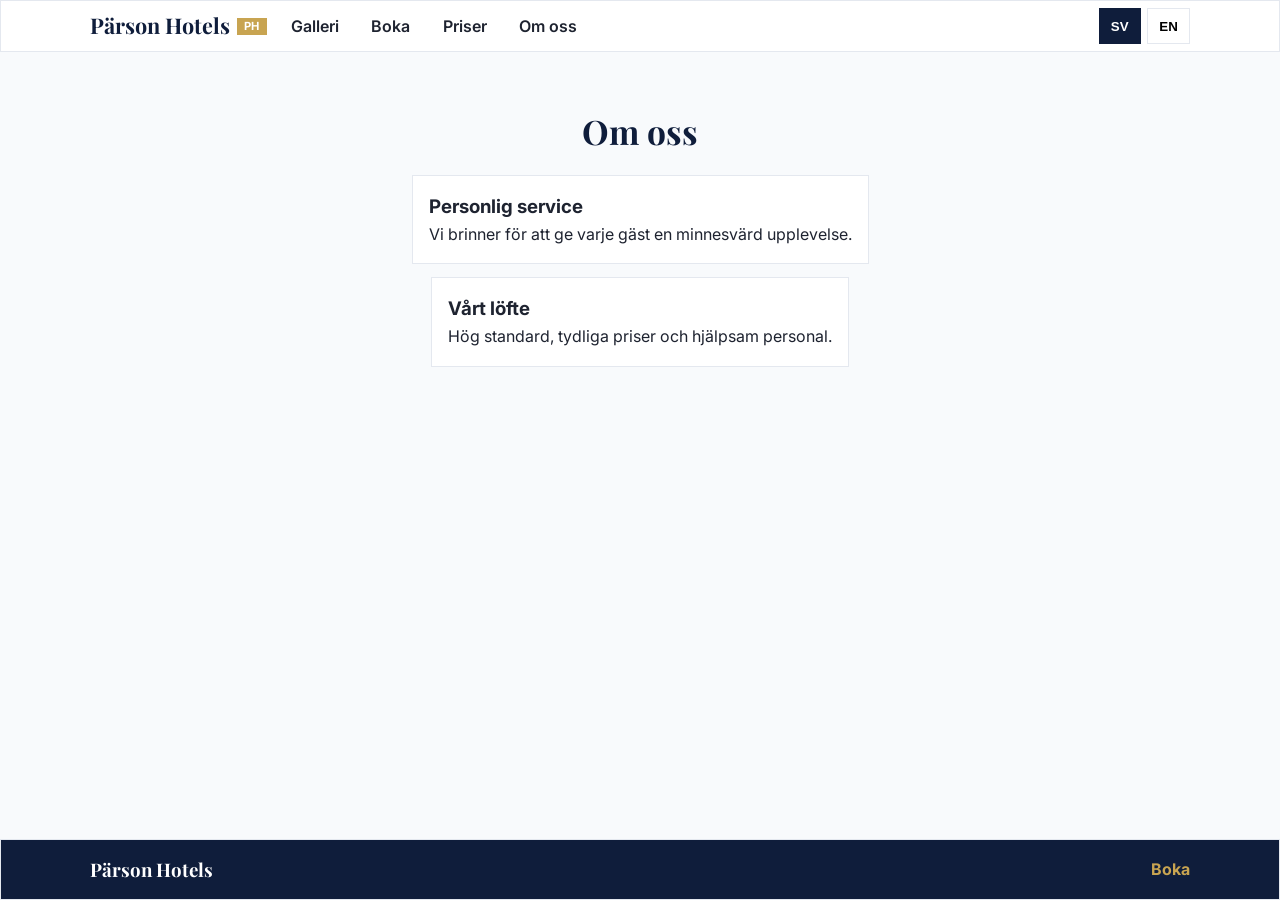
<file: about.html>
﻿<!doctype html>
<html lang="sv">
<head>
  <meta charset="utf-8" />
  <meta name="viewport" content="width=device-width,initial-scale=1" />
  <meta name="description" content="Läs mer om Pärson Hotels – vårt fokus på personlig service och hög standard sedan 2023." />
  <title>Om oss — Pärson Hotels</title>
  <link rel="stylesheet" href="styles.css">
</head>
<body>
  <header class="site_header_global">
    <div class="page_shell_global">
      <a class="brand_global" href="index.html">Pärson Hotels <span class="brand_mark_global">PH</span></a>
      <nav class="main_nav_global">
        <ul class="navigation_list_global">
          <li><a href="pics.html" data-sv="Galleri" data-en="Gallery">Galleri</a></li>
          <li><a href="booking.html" data-sv="Boka" data-en="Book">Boka</a></li>
          <li><a href="prices.html" data-sv="Priser" data-en="Prices">Priser</a></li>
          <li><a href="about.html" data-sv="Om oss" data-en="About">Om oss</a></li>
        </ul>
      </nav>
      <div class="lang_switcher_global">
        <button class="lang_btn_global" data-lang="sv">SV</button>
        <button class="lang_btn_global" data-lang="en">EN</button>
      </div>
    </div>
  </header>

  <main>
    <section id="about" class="page_section_global page_shell_global">
      <div class="section_heading_global"><h2 data-sv="Om oss" data-en="About">Om oss</h2></div>
      <div class="content_grid_about">
        <div class="content_card_about"><h3 data-sv="Personlig service" data-en="Personal service">Personlig service</h3><p data-sv="Vi brinner för att ge varje gäst en minnesvärd upplevelse." data-en="We are passionate about giving every guest a memorable experience.">Vi brinner för att ge varje gäst en minnesvärd upplevelse.</p></div>
        <div class="content_card_about"><h3 data-sv="Vårt löfte" data-en="Our promise">Vårt löfte</h3><p data-sv="Hög standard, tydliga priser och hjälpsam personal." data-en="High standards, clear prices and helpful staff.">Hög standard, tydliga priser och hjälpsam personal.</p></div>
      </div>
    </section>
  </main>

  <footer class="site_footer_global">
    <div class="page_shell_global">
      <div>
        <h3>Pärson Hotels</h3>
      </div>
      <div class="footer_links_global"><a href="booking.html" data-sv="Boka" data-en="Book">Boka</a></div>
    </div>
  </footer>

  <script src="functions.js" defer></script>
</body>
</html>
</file>
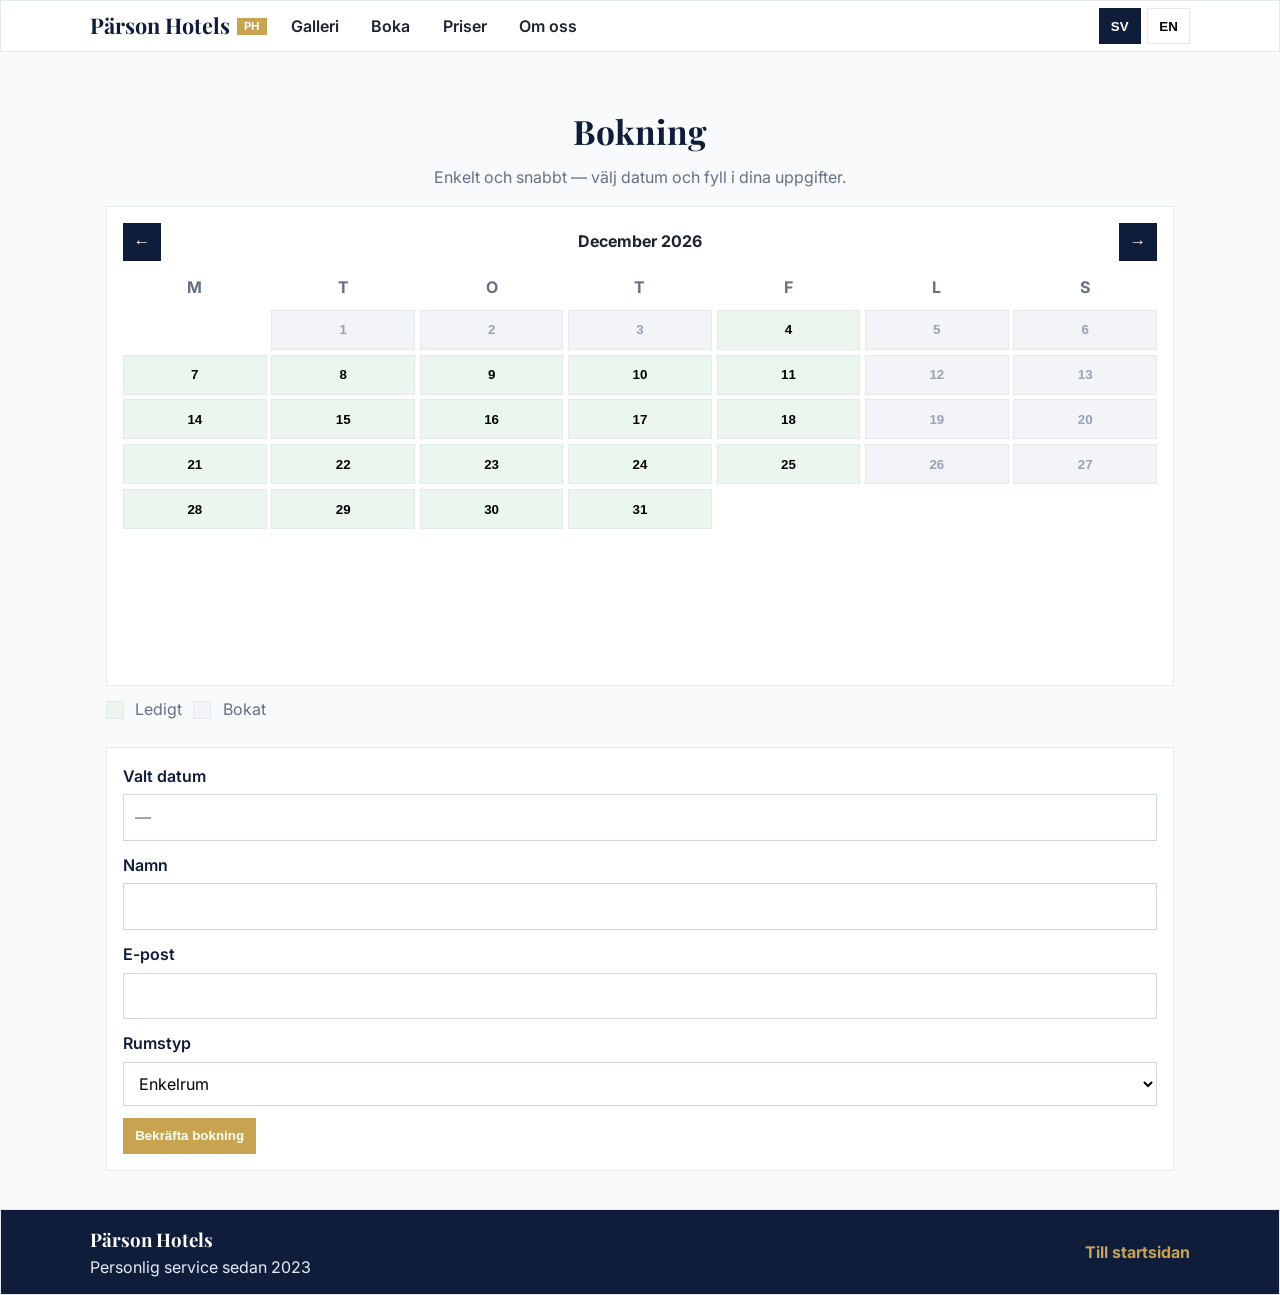
<file: booking.html>
﻿<!doctype html>
<html lang="sv">
<head>
  <meta charset="utf-8" />
  <meta name="viewport" content="width=device-width,initial-scale=1" />
  <meta name="description" content="Boka rum enkelt online på Pärson Hotels. Välj datum, rumstyp och bekräfta din bokning direkt." />
  <title>Boka — Pärson Hotels</title>
  <link rel="stylesheet" href="styles.css">
</head>
<body>
  <header class="site_header_global">
    <div class="page_shell_global">
      <a class="brand_global" href="index.html">Pärson Hotels <span class="brand_mark_global">PH</span></a>
      <nav class="main_nav_global">
        <ul class="navigation_list_global">
          <li><a href="pics.html" data-sv="Galleri" data-en="Gallery">Galleri</a></li>
          <li><a href="booking.html" data-sv="Boka" data-en="Book">Boka</a></li>
          <li><a href="prices.html" data-sv="Priser" data-en="Prices">Priser</a></li>
          <li><a href="about.html" data-sv="Om oss" data-en="About">Om oss</a></li>
        </ul>
      </nav>
      <div class="lang_switcher_global">
        <button class="lang_btn_global" data-lang="sv">SV</button>
        <button class="lang_btn_global" data-lang="en">EN</button>
      </div>
    </div>
  </header>

  <main>
    <section id="booking" class="page_section_global page_shell_global">
      <div class="section_heading_global">
        <h2 data-sv="Bokning" data-en="Booking">Bokning</h2>
        <p data-sv="Enkelt och snabbt — välj datum och fyll i dina uppgifter." data-en="Easy and fast — pick dates and enter your details.">Enkelt och snabbt — välj datum och fyll i dina uppgifter.</p>
      </div>
      <div class="calendar_section_booking">
        <div>
          <div id="calendarContainer" class="calendar_month_booking"></div>
          <div class="calendar_legend_booking">
            <span class="legend_chip_booking available_booking"></span> <span data-sv="Ledigt" data-en="Available">Ledigt</span>
            <span class="legend_chip_booking booked_booking"></span> <span data-sv="Bokat" data-en="Booked">Bokat</span>
          </div>
        </div>
        <aside>
          <form id="bookingForm" class="booking_form_booking" aria-labelledby="booking-heading">
            <div class="form_group_booking">
              <label for="selectedDate" id="booking-heading" data-sv="Valt datum" data-en="Selected date">Valt datum</label>
              <input type="text" id="selectedDate" name="date" readonly aria-readonly="true" placeholder="—">
            </div>
            <div class="form_group_booking">
              <label for="name" data-sv="Namn" data-en="Name">Namn</label>
              <input id="name" name="name" required>
            </div>
            <div class="form_group_booking">
              <label for="email" data-sv="E-post" data-en="Email">E-post</label>
              <input id="email" type="email" name="email" required>
            </div>
            <div class="form_group_booking">
              <label for="room" data-sv="Rumstyp" data-en="Room type">Rumstyp</label>
              <select id="room" name="room">
                <option value="single" data-sv="Enkelrum" data-en="Single">Enkelrum</option>
                <option value="double" data-sv="Dubbelrum" data-en="Double">Dubbelrum</option>
                <option value="suite" data-sv="Lyxsvit" data-en="Suite">Lyxsvit</option>
              </select>
            </div>
            <p><button class="button_primary_global" type="submit" data-sv="Bekräfta bokning" data-en="Confirm booking">Bekräfta bokning</button></p>
            <div id="bookingConfirmation" class="booking_confirmation_booking" role="status" aria-live="polite"></div>
          </form>
        </aside>
      </div>

    </section>
  </main>

  <footer class="site_footer_global">
    <div class="page_shell_global">
      <div>
        <h3>Pärson Hotels</h3>
        <p data-sv="Personlig service sedan 2023" data-en="Personal service since 2023">Personlig service sedan 2023</p>
      </div>
      <div class="footer_links_global"><a href="index.html" data-sv="Till startsidan" data-en="Home">Till startsidan</a></div>
    </div>
  </footer>

  <script src="functions.js" defer></script>
</body>
</html>
</file>
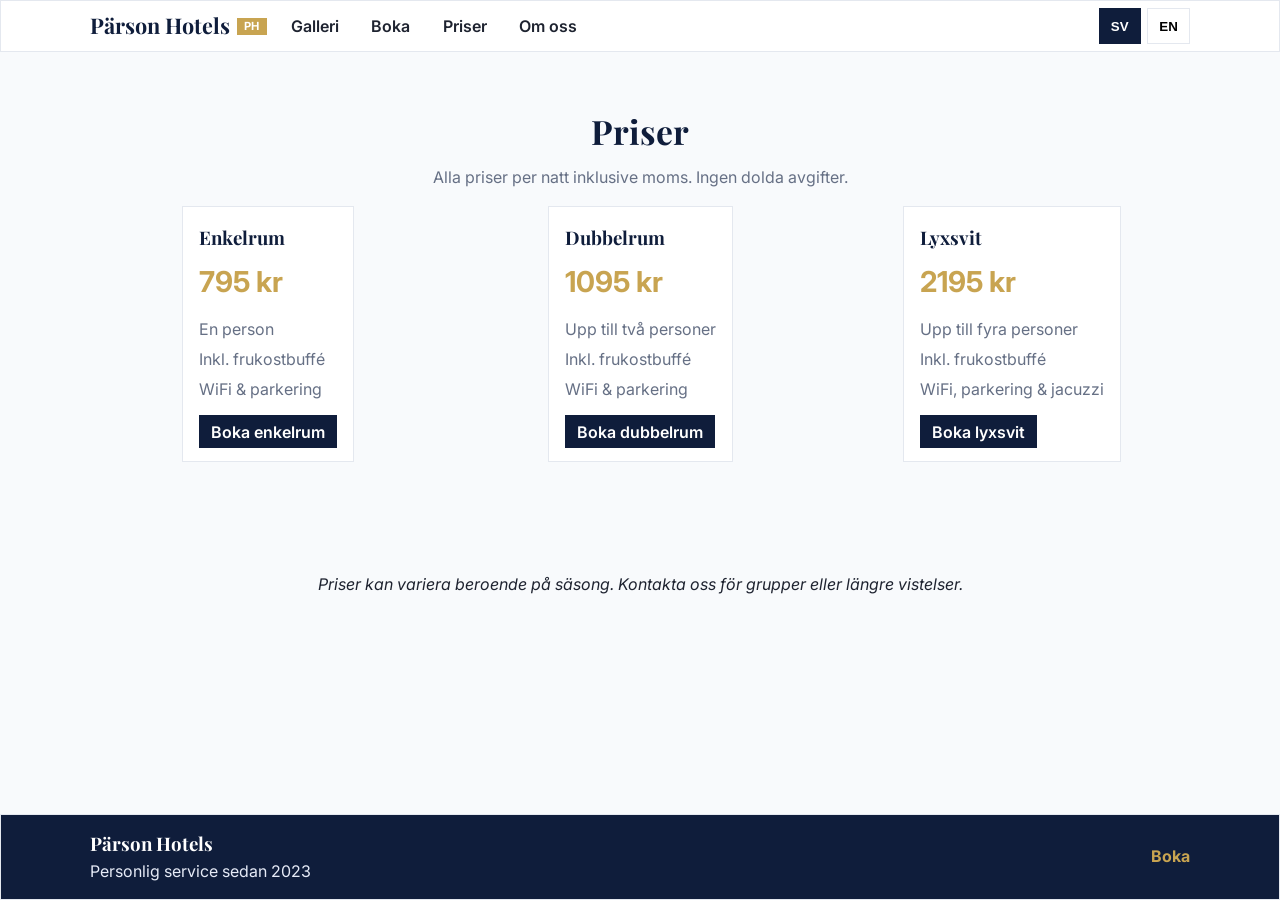
<file: prices.html>
<!doctype html>
<html lang="sv">
<head>
  <meta charset="utf-8" />
  <meta name="viewport" content="width=device-width,initial-scale=1" />
  <meta name="description" content="Se våra priser för olika rumstyper på Pärson Hotels. Alla priser per natt inklusive moms." />
  <title>Priser — Pärson Hotels</title>
  <link rel="stylesheet" href="styles.css">
</head>
<body>
  <header class="site_header_global">
    <div class="page_shell_global">
      <a class="brand_global" href="index.html">Pärson Hotels <span class="brand_mark_global">PH</span></a>
      <nav class="main_nav_global">
        <ul class="navigation_list_global">
          <li><a href="pics.html" data-sv="Galleri" data-en="Gallery">Galleri</a></li>
          <li><a href="booking.html" data-sv="Boka" data-en="Book">Boka</a></li>
          <li><a href="prices.html" data-sv="Priser" data-en="Prices">Priser</a></li>
          <li><a href="about.html" data-sv="Om oss" data-en="About">Om oss</a></li>
        </ul>
      </nav>
      <div class="lang_switcher_global">
        <button class="lang_btn_global" data-lang="sv">SV</button>
        <button class="lang_btn_global" data-lang="en">EN</button>
      </div>
    </div>
  </header>

  <main>
    <section id="price" class="page_section_global page_shell_global">
      <div class="section_heading_global">
        <h2 data-sv="Priser" data-en="Prices">Priser</h2>
        <p data-sv="Alla priser per natt inklusive moms. Ingen dolda avgifter." data-en="All prices per night including VAT. No hidden fees.">Alla priser per natt inklusive moms. Ingen dolda avgifter.</p>
      </div>
      <div class="price_grid_price">
        <div class="price_card_price">
          <h3 data-sv="Enkelrum" data-en="Single">Enkelrum</h3>
          <span class="price_amount_price">795 kr</span>
          <ul>
            <li data-sv="En person" data-en="One person">En person</li>
            <li data-sv="Inkl. frukostbuffé" data-en="Incl. breakfast buffet">Inkl. frukostbuffé</li>
            <li data-sv="WiFi & parkering" data-en="WiFi & parking">WiFi & parkering</li>
          </ul>
          <a class="button_secondary_global" href="booking.html" data-sv="Boka enkelrum" data-en="Book single">Boka enkelrum</a>
        </div>
        <div class="price_card_price">
          <h3 data-sv="Dubbelrum" data-en="Double">Dubbelrum</h3>
          <span class="price_amount_price">1095 kr</span>
          <ul>
            <li data-sv="Upp till två personer" data-en="Up to two people">Upp till två personer</li>
            <li data-sv="Inkl. frukostbuffé" data-en="Incl. breakfast buffet">Inkl. frukostbuffé</li>
            <li data-sv="WiFi & parkering" data-en="WiFi & parking">WiFi & parkering</li>
          </ul>
          <a class="button_secondary_global" href="booking.html" data-sv="Boka dubbelrum" data-en="Book double">Boka dubbelrum</a>
        </div>
        <div class="price_card_price">
          <h3 data-sv="Lyxsvit" data-en="Suite">Lyxsvit</h3>
          <span class="price_amount_price">2195 kr</span>
          <ul>
            <li data-sv="Upp till fyra personer" data-en="Up to four people">Upp till fyra personer</li>
            <li data-sv="Inkl. frukostbuffé" data-en="Incl. breakfast buffet">Inkl. frukostbuffé</li>
            <li data-sv="WiFi, parkering & jacuzzi" data-en="WiFi, parking & jacuzzi">WiFi, parkering & jacuzzi</li>
          </ul>
          <a class="button_secondary_global" href="booking.html" data-sv="Boka lyxsvit" data-en="Book suite">Boka lyxsvit</a>
        </div>
      </div>
      <p class="price_disclaimer"><em data-sv="Priser kan variera beroende på säsong. Kontakta oss för grupper eller längre vistelser." data-en="Prices may vary depending on season. Contact us for groups or longer stays.">Priser kan variera beroende på säsong. Kontakta oss för grupper eller längre vistelser.</em></p>
    </section>
  </main>

  <footer class="site_footer_global">
    <div class="page_shell_global">
      <div>
        <h3>Pärson Hotels</h3>
        <p data-sv="Personlig service sedan 2023" data-en="Personal service since 2023">Personlig service sedan 2023</p>
      </div>
      <div class="footer_links_global"><a href="booking.html" data-sv="Boka" data-en="Book">Boka</a></div>
    </div>
  </footer>

  <script src="functions.js" defer></script>
</body>
</html>
</file>
<file: styles.css>
﻿@import url('https://fonts.googleapis.com/css2?family=Inter:wght@400;600;700&family=Playfair+Display:wght@700&display=swap');

:root {
  --navy: #0f1d3b;
  --gold: #c8a451;
  --bg: #f8fafc;
  --white: #fff;
  --text: #1e2330;
  --muted: #667085;
  --line: #e4e8ef;
  --ok: #ebf7ee;
  --off: #f3f4f7;
}

* {
  box-sizing: border-box;
  margin: 0;
  padding: 0;
}

body {
  font-family: Inter, system-ui, sans-serif;
  color: var(--text);
  background: var(--bg);
  line-height: 1.6;
  min-height: 100vh;
  display: flex;
  flex-direction: column;
}

a {
  text-decoration: none;
  color: inherit;
}

img {
  max-width: 100%;
  display: block;
}

main {
  flex: 1;
  padding: 1.6rem 0 2.4rem;
}

.page_shell_global {
  width: min(1100px, 92%);
  margin-inline: auto;
}

.site_header_global,
.site_footer_global,
.review_card_index,
.content_card_about,
.price_card_price,
.booking_form_booking,
.calendar_month_booking,
.gallery_item_global {
  background: var(--white);
  border: 1px solid var(--line);
}

.site_header_global .page_shell_global,
.site_footer_global .page_shell_global,
.main_nav_global ul,
.lang_switcher_global {
  display: flex;
  align-items: center;
}

.site_header_global .page_shell_global {
  flex-wrap: wrap;
  justify-content: space-between;
  gap: .75rem;
  padding: .65rem 0;
}

.site_footer_global .page_shell_global {
  flex-direction: column;
  align-items: center;
  gap: .75rem;
  padding: .9rem 0;
  text-align: center;
}

.brand_global {
  font: 700 1.35rem/1.1 "Playfair Display", serif;
  color: var(--navy);
  display: flex;
  align-items: center;
  gap: .45rem;
}

.brand_mark_global {
  background: var(--gold);
  color: var(--white);
  padding: .18rem .45rem;
  font: 700 .7rem/1 Inter, sans-serif;
}

.main_nav_global ul {
  list-style: none;
  gap: .5rem;
  flex-wrap: wrap;
  justify-content: center;
}

.lang_switcher_global {
  gap: .4rem;
  justify-content: center;
}

.main_nav_global a,
.lang_btn_global,
.button_primary_global,
.button_secondary_global,
.button_outline_global {
  min-height: 36px;
  padding: .35rem .7rem;
  font-weight: 600;
  border: 1px solid transparent;
}

.main_nav_global a:hover {
  color: var(--navy);
  background: #eef2fb;
}

.lang_btn_global {
  border-color: var(--line);
  background: var(--white);
  cursor: pointer;
}

.lang_btn_global.active_global,
.lang_btn_global:hover {
  background: var(--navy);
  border-color: var(--navy);
  color: var(--white);
}

.page_section_global {
  margin-top: 1.7rem;
}

.section_heading_global {
  text-align: center;
  margin-bottom: 1rem;
}

.section_heading_global h2,
.hero_content_index h1,
.price_card_price h3,
.site_footer_global h3 {
  font-family: "Playfair Display", serif;
  color: var(--navy);
}

.section_heading_global h2 {
  font-size: clamp(1.5rem, 4vw, 2.1rem);
}

.section_heading_global p {
  margin-top: .35rem;
  color: var(--muted);
}

.hero_section_index {
  display: grid;
  gap: 1rem;
  padding: 2rem 1rem;
  background: var(--navy);
  color: var(--white);
  text-align: center;
}

.hero_content_index {
  max-width: 720px;
  margin-inline: auto;
}

.hero_content_index h1,
.hero_content_index p {
  color: var(--white);
}

.hero_content_index h1 {
  margin-bottom: .55rem;
}

.hero_content_index p {
  margin-bottom: .75rem;
}

.hero_media_index {
  overflow: hidden;
  min-height: 200px;
  background: #0b162e;
}

.hero_media_index video {
  width: 100%;
  height: 100%;
  object-fit: cover;
}

.button_primary_global {
  background: var(--gold);
  color: var(--white);
}

.button_secondary_global {
  background: var(--navy);
  color: var(--white);
}

.button_outline_global {
  border-color: var(--gold);
  color: var(--gold);
  background: var(--white);
}

.gallery_grid_global {
  display: grid;
  grid-template-columns: repeat(2, 1fr);
  gap: .8rem;
  place-items: center;
}

.reviews_grid_index,
.content_grid_about,
.price_grid_price {
  display: grid;
  grid-template-columns: 1fr;
  gap: .8rem;
  place-items: center;
}

.calendar_section_booking {
  display: grid;
  grid-template-columns: 1fr;
  gap: 1.5rem;
  place-items: stretch;
  align-items: start;
  width: min(1100px, 100%);
  margin-inline: auto;
  padding: 0 1rem;
}

.calendar_month_booking {
  width: 100%;
  min-height: 480px;
  padding: 1.25rem;
}

.gallery_item_global {
  overflow: hidden;
}

.gallery_item_global img {
  aspect-ratio: 4 / 3;
  object-fit: cover;
}

.review_card_index,
.content_card_about,
.price_card_price,
.booking_form_booking,
.calendar_month_booking {
  padding: 1rem;
}

.review_card_index p {
  font-style: italic;
}

.review_author_index,
.stars,
.price_amount_price,
.footer_links_global a {
  color: var(--gold);
  font-weight: 700;
}

.price_amount_price {
  display: block;
  font-size: 1.8rem;
  margin: .4rem 0 .55rem;
}

.price_card_price ul {
  list-style: none;
  margin-bottom: .9rem;
}

.price_card_price li {
  color: var(--muted);
  padding: .15rem 0;
}

.calendar_header_booking {
  display: flex;
  justify-content: space-between;
  align-items: center;
  margin-bottom: .65rem;
}

.calendar_nav_booking {
  width: 38px;
  height: 38px;
  border: 0;
  background: var(--navy);
  color: var(--white);
  font-size: 1.05rem;
  cursor: pointer;
}

.calendar_grid_booking {
  display: grid;
  grid-template-columns: repeat(7, minmax(0, 1fr));
  gap: .3rem;
}

.calendar_grid_booking span {
  text-align: center;
  color: var(--muted);
  font-weight: 700;
  padding: .25rem 0;
}

.calendar_grid_booking button {
  min-height: 40px;
  border: 1px solid var(--line);
  background: var(--white);
  font-weight: 600;
}

.calendar_grid_booking button.available_booking,
.legend_chip_booking.available_booking {
  background: var(--ok);
}

.calendar_grid_booking button.booked_booking,
.legend_chip_booking.booked_booking {
  background: var(--off);
  color: #98a2b3;
}

.calendar_grid_booking button.selected_booking {
  background: var(--gold);
  border-color: var(--gold);
  color: var(--white);
}

.calendar_legend_booking {
  display: flex;
  gap: .7rem;
  align-items: center;
  color: var(--muted);
  padding-top: .7rem;
  flex-wrap: wrap;
}

.legend_chip_booking {
  width: 18px;
  height: 18px;
  border: 1px solid var(--line);
  display: inline-block;
}

.form_group_booking {
  margin-bottom: .75rem;
}

.form_group_booking label {
  display: block;
  font-weight: 600;
  color: var(--navy);
  margin-bottom: .3rem;
}

.form_group_booking input,
.form_group_booking select {
  width: 100%;
  min-height: 44px;
  padding: .6rem .7rem;
  border: 1px solid #cfd5e1;
  background: var(--white);
  font: inherit;
}

.form_group_booking input:focus,
.form_group_booking select:focus {
  outline: 2px solid color-mix(in srgb, var(--gold) 55%, white);
  border-color: var(--gold);
}

.booking_confirmation_booking {
  margin-top: .6rem;
  padding: .7rem;
  background: #eef6ff;
  color: var(--navy);
  font-weight: 600;
}

.booking_confirmation_booking:empty {
  display: none;
}

.site_footer_global {
  color: #e6ebf7;
  background: var(--navy);
  margin-top: auto;
}

.site_footer_global h3 {
  color: var(--white);
}

.lightbox_global {
  position: fixed;
  inset: 0;
  background: rgba(5, 10, 22, .88);
  display: none;
  place-items: center;
  padding: 1rem;
  z-index: 999;
}

.lightbox_global.show {
  display: grid;
}

.lightbox_global img {
  max-width: min(1000px, 88vw);
  max-height: 82vh;
}

.price_disclaimer {
  text-align: center;
  margin-top: 10%;
}

.gallery_cta {
  margin-top: 5%;
}

.reviews_cta {
  text-align: center;
  margin-top: 5%;
}
@media (max-width: 768px) {
    .column { width: 100%; }
}

@media (max-width: 900px) {
  .site_header_global .page_shell_global,
  .site_footer_global .page_shell_global {
    align-items: center;
  }

  .site_footer_global .page_shell_global {
    text-align: center;
  }
}

@media (min-width: 900px) {
  .site_header_global .page_shell_global {
    flex-wrap: nowrap;
    justify-content: space-between;
    align-items: center;
    padding: .45rem 0;
  }

  .main_nav_global ul {
    justify-content: flex-start;
  }

  .lang_switcher_global {
    justify-content: flex-end;
    margin-left: auto;
  }

  .site_footer_global .page_shell_global {
    flex-direction: row;
    align-items: center;
    justify-content: space-between;
    text-align: left;
  }

  .hero_section_index {
    padding: 3rem 1rem;
    text-align: left;
  }

  .hero_content_index {
    margin-inline: 0;
  }

  .price_grid_price {
    grid-template-columns: repeat(3, 1fr);
    align-items: start;
    gap: 1rem;
  }

}
</file>
